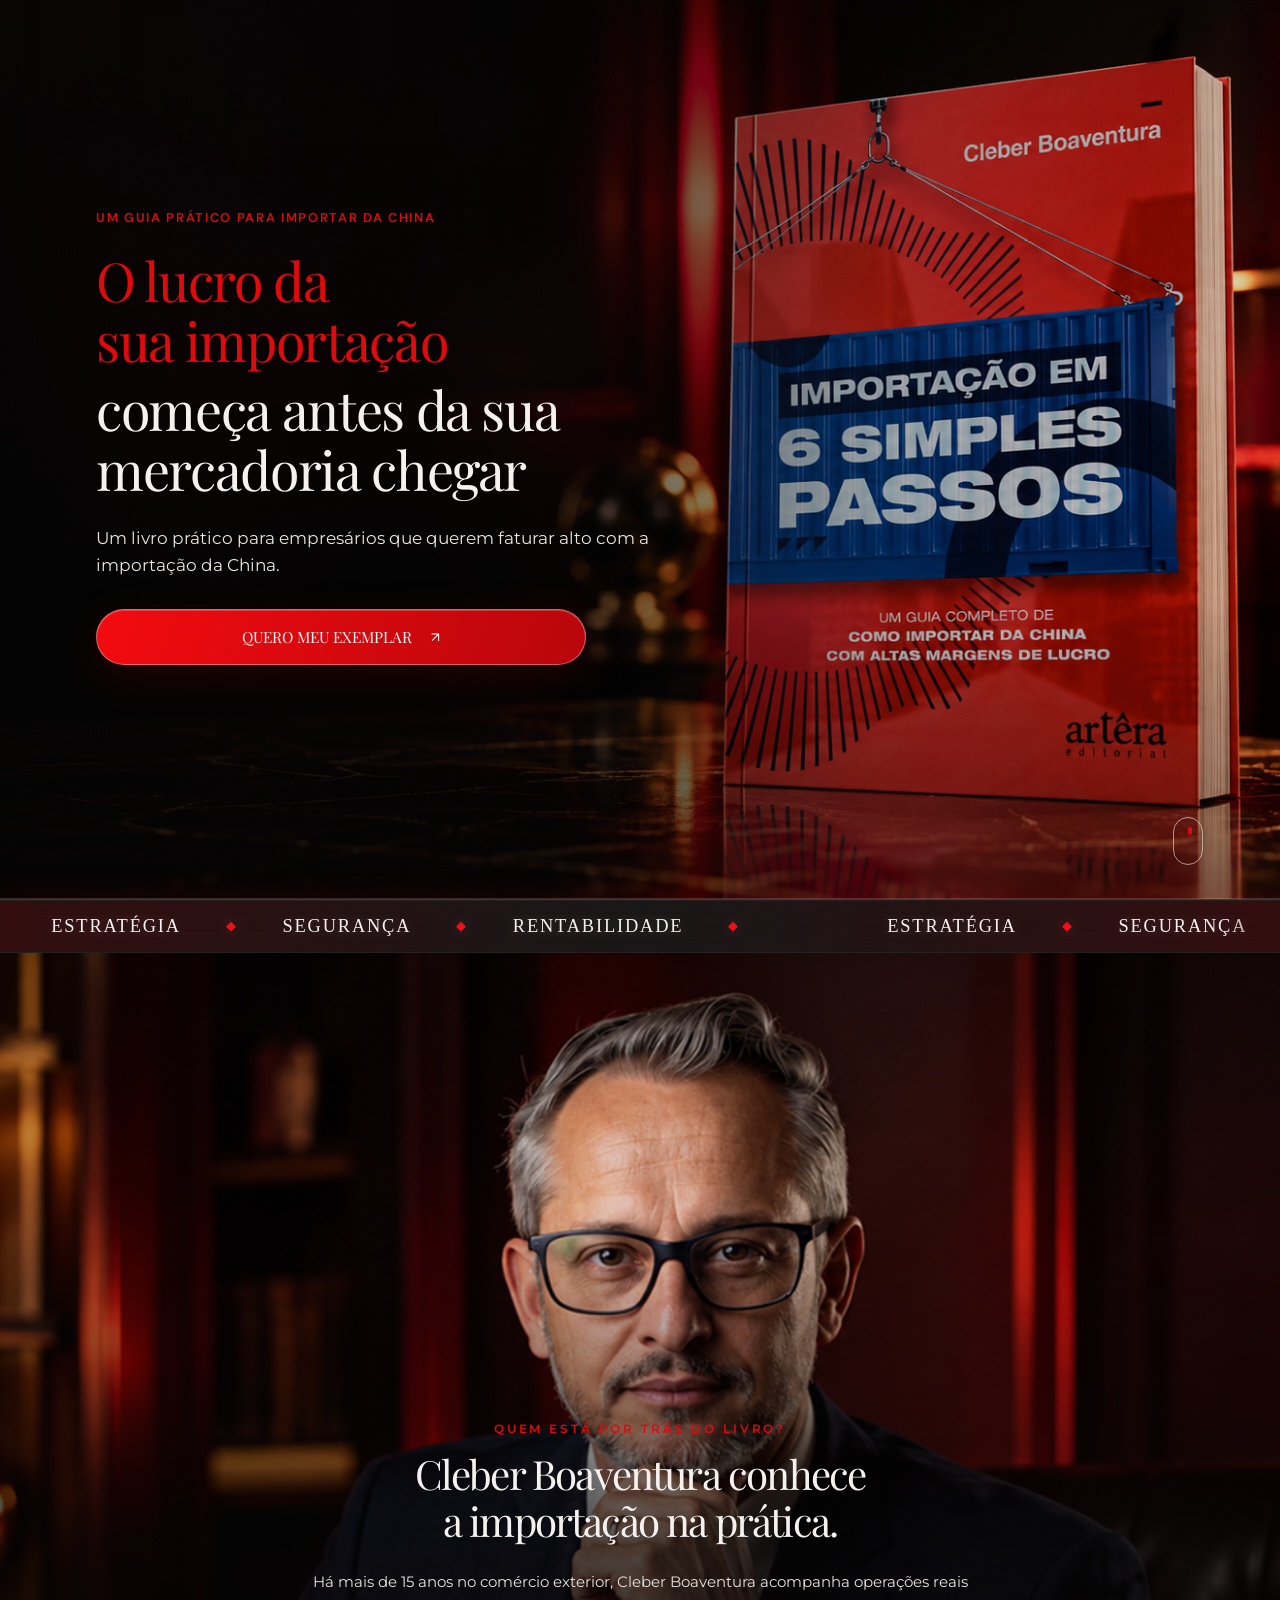
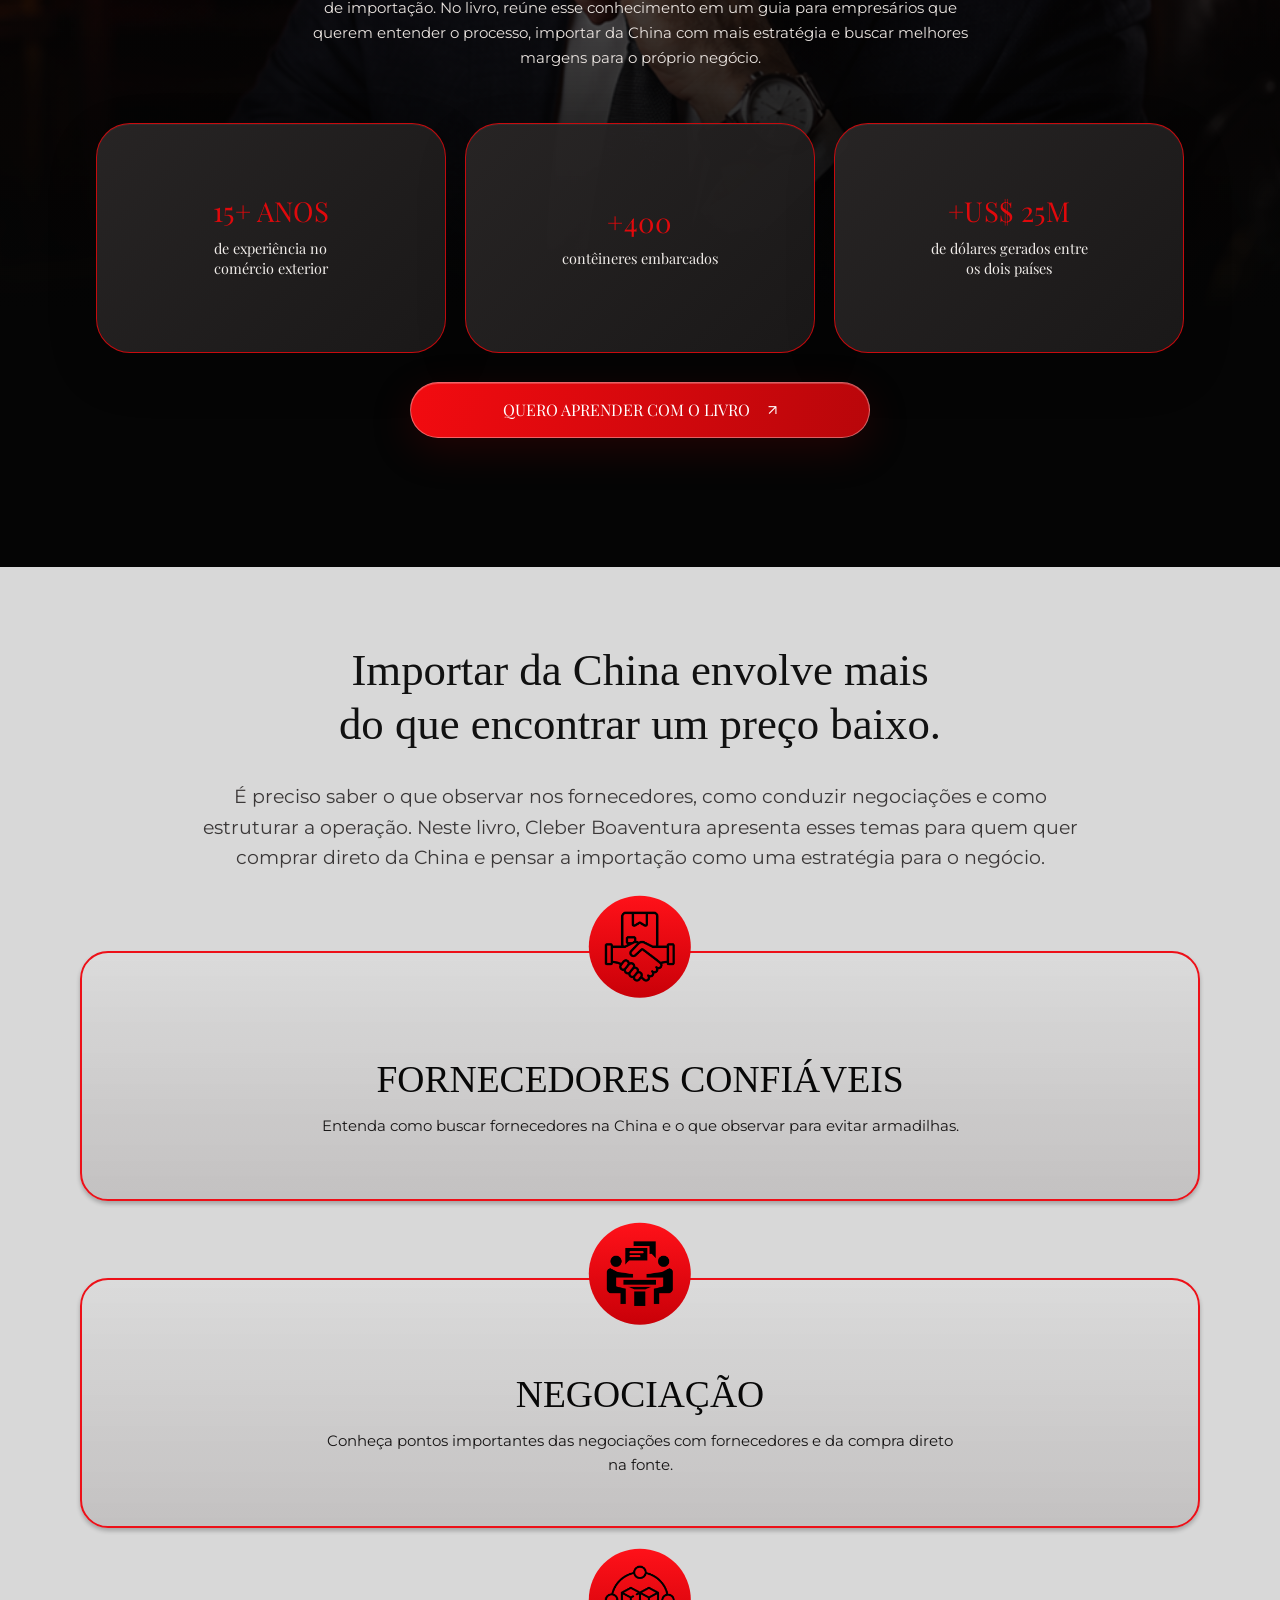
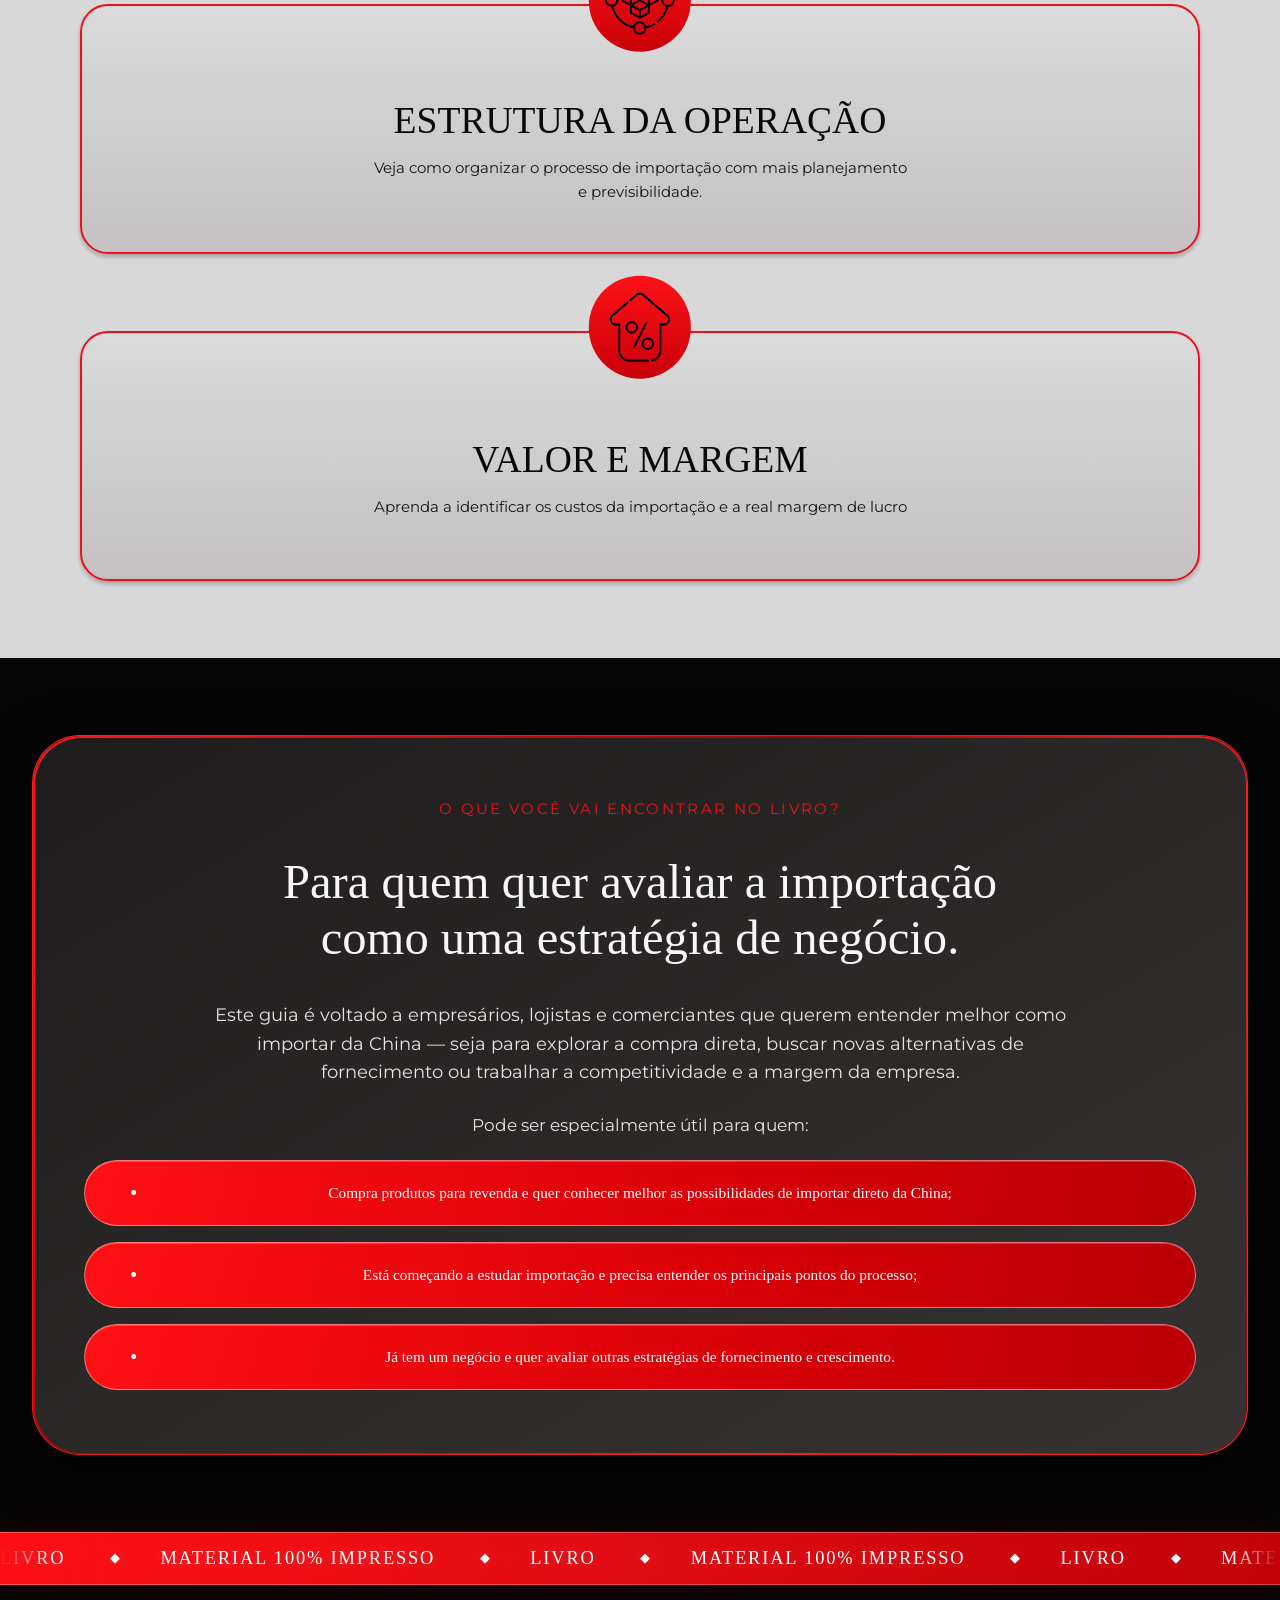
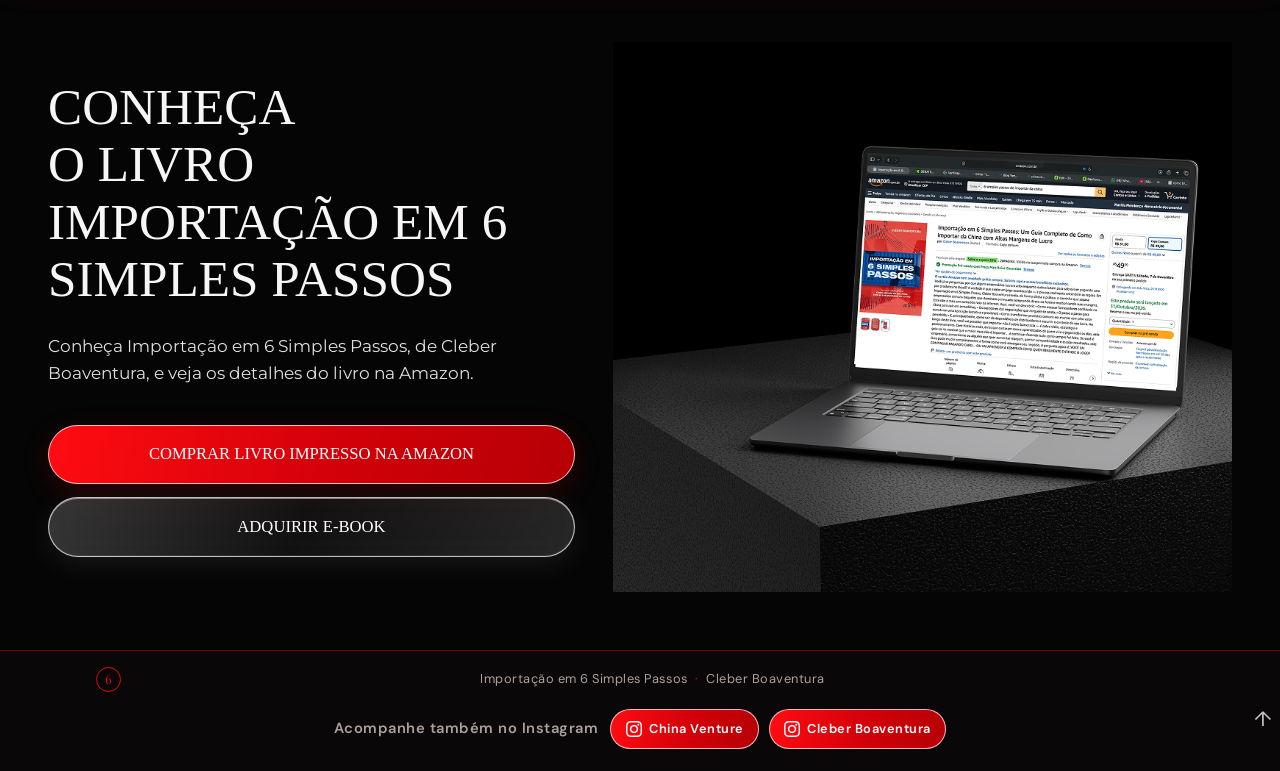
<file: docs/index.html>
<!doctype html>
<html lang="pt-BR">
  <head>
    <meta charset="utf-8" />
    <meta name="viewport" content="width=device-width, initial-scale=1" />
    <meta name="theme-color" content="#090707" />
    <meta name="description" content="Importação em 6 Simples Passos, de Cleber Boaventura: um guia para importar da China com estratégia e foco em margens de lucro." />
    <meta property="og:title" content="Importação em 6 Simples Passos | Cleber Boaventura" />
    <meta property="og:description" content="O lucro da sua importação começa antes de a mercadoria chegar." />
    <meta property="og:type" content="website" />
    <meta property="og:url" content="https://importacoesem6simplespassos.com.br/" />
    <meta property="og:image" content="https://importacoesem6simplespassos.com.br/assets/livro-importacao.png" />
    <link rel="canonical" href="https://importacoesem6simplespassos.com.br/" />
    <link rel="icon" href="data:image/svg+xml,%3Csvg xmlns='http://www.w3.org/2000/svg' viewBox='0 0 40 40'%3E%3Crect width='40' height='40' rx='8' fill='%23090707'/%3E%3Cpath d='M11 8h17a3 3 0 0 1 3 3v21H14a3 3 0 0 1-3-3z' fill='%23bc090d'/%3E%3Cpath d='M16 15h11M16 20h11M16 25h8' stroke='%23fff' stroke-width='2'/%3E%3C/svg%3E" />
    <link rel="stylesheet" href="style.css" />
    <link rel="preconnect" href="https://fonts.googleapis.com" />
    <link rel="preconnect" href="https://fonts.gstatic.com" crossorigin />
    <link href="https://fonts.googleapis.com/css2?family=Montserrat:wght@400;500;600&display=swap" rel="stylesheet" />
    <title>Importação em 6 Simples Passos | Cleber Boaventura</title>
    <style>
      html {
        scroll-behavior: smooth;
        scroll-padding-top: 2rem;
      }

      .hero__eyebrow {
        margin: 0 0 clamp(1.25rem, 2.3vw, 2rem);
        line-height: 1.5;
      }

      .hero__title {
        margin: 0;
        line-height: 1.1;
      }

      .hero__title-line {
        display: block;
      }

      .hero__title-line + .hero__title-line {
        margin-top: 0.12em;
      }

      .hero__description {
        max-width: 40rem;
        margin: clamp(1.5rem, 2.7vw, 2.5rem) 0 0;
        line-height: 1.55;
      }

      .hero__button {
        margin-top: clamp(1.75rem, 3vw, 2.75rem);
      }

      /* Terceira seção: conteúdo e cartões da referência enviada. */
      .curriculum {
        --curriculum-red: #ed1018;
        background: #d8d8d8;
        color: #111;
        padding: clamp(5rem, 9vw, 8rem) 1.5rem clamp(5rem, 9vw, 8rem);
      }

      .curriculum,
      .curriculum * {
        box-sizing: border-box;
      }

      .curriculum__content {
        width: min(100%, 1120px);
        margin-inline: auto;
        text-align: center;
      }

      .curriculum__title {
        max-width: 1080px;
        margin: 0 auto;
        color: #111;
        font-family: Georgia, "Times New Roman", serif;
        font-size: clamp(2.25rem, 4.5vw, 3.45rem);
        font-weight: 400;
        line-height: 1.16;
        text-wrap: balance;
      }

      .curriculum__intro {
        max-width: 1040px;
        margin: clamp(1.5rem, 3vw, 2.5rem) auto 0;
        color: #3b3838;
        font-family: Georgia, "Times New Roman", serif;
        font-size: clamp(1.2rem, 2.1vw, 1.8rem);
        line-height: 1.5;
        text-wrap: pretty;
      }

      .service-list {
        display: grid;
        gap: clamp(4.5rem, 6vw, 4.75rem);
        margin-top: clamp(6.5rem, 9vw, 7.5rem);
      }

      .curriculum .service-card {
        position: relative;
        display: flex;
        min-height: 294px;
        flex-direction: column;
        align-items: center;
        justify-content: center;
        margin: 0;
        padding: 5rem clamp(1rem, 4vw, 3rem) 2.25rem;
        border: 2px solid var(--curriculum-red);
        border-radius: 28px;
        background: linear-gradient(180deg, rgba(255, 255, 255, 0.08), rgba(70, 55, 55, 0.14));
        box-shadow: 0 3px 4px rgba(0, 0, 0, 0.24);
        color: #111;
        text-align: center;
      }

      .service-card__icon {
        position: absolute;
        top: 0;
        left: 50%;
        display: grid;
        width: 120px;
        aspect-ratio: 1;
        place-items: center;
        border-radius: 50%;
        background: linear-gradient(180deg, #ff1119 0%, #c90008 100%);
        transform: translate(-50%, -56%);
      }

      .service-card__icon img {
        display: block;
        width: 68%;
        height: 68%;
        object-fit: contain;
      }

      .curriculum .service-card h3 {
        margin: 0;
        color: #080808;
        font-family: Georgia, "Times New Roman", serif;
        font-size: clamp(2rem, 4.6vw, 3.6rem);
        font-weight: 400;
        line-height: 1.08;
        text-transform: uppercase;
        text-wrap: balance;
      }

      .curriculum .service-card p {
        max-width: 980px;
        margin: 1rem auto 0;
        color: #171515;
        font-family: "Montserrat", Arial, sans-serif;
        font-size: clamp(1.2rem, 2.25vw, 1.85rem);
        line-height: 1.28;
        text-wrap: pretty;
      }

      .hero__description,
      .author__intro,
      .curriculum__intro,
      .audience-panel__eyebrow,
      .audience-panel__copy,
      .audience-panel__lead,
      .amazon-cta__description {
        font-family: "Montserrat", Arial, sans-serif;
      }

      .author__content {
        padding-top: clamp(1.5rem, 3vw, 2.5rem);
      }

      .author__title {
        line-height: 1.14;
      }

      .author__content > .eyebrow {
        font-family: "Montserrat", Arial, sans-serif;
      }

      .author__intro {
        font-family: "Montserrat", Arial, sans-serif;
        margin-top: clamp(1.35rem, 2.5vw, 2rem);
        line-height: 1.6;
      }

      .book-marquee {
        --marquee-red: #ed1018;
        overflow: hidden;
        padding-block: 1.25rem;
        border-block: 1px solid rgba(255, 255, 255, 0.08);
        background: #100e0e;
        color: #f5f1f1;
      }

      .book-marquee--print {
        --marquee-red: #fff;
        padding-block: 1.1rem;
        border-color: rgba(255, 255, 255, 0.28);
        background: linear-gradient(100deg, #ff1015 0%, #d90008 58%, #b90006 100%);
        color: #fff;
      }

      .book-marquee--print .book-marquee__group {
        padding-inline: 0;
      }

      .book-marquee--print .book-marquee__group li {
        padding-right: clamp(1.25rem, 3vw, 2.5rem);
      }

      .book-marquee__viewport {
        overflow: hidden;
      }

      .book-marquee__track {
        display: flex;
        width: max-content;
        animation: book-marquee-scroll 30s linear infinite;
        will-change: transform;
      }

      .book-marquee__group {
        display: flex;
        flex: 0 0 auto;
        align-items: center;
        gap: 0;
        margin: 0;
        padding: 0 clamp(1.5rem, 4vw, 3.5rem);
        list-style: none;
      }

      .book-marquee__group li {
        display: inline-flex;
        align-items: center;
        padding-right: clamp(1.5rem, 3.5vw, 3rem);
        color: inherit;
        font-family: Georgia, "Times New Roman", serif;
        font-size: clamp(1.1rem, 2.2vw, 1.55rem);
        font-weight: 500;
        letter-spacing: 0.12em;
        line-height: 1.2;
        text-transform: uppercase;
        white-space: nowrap;
      }

      .book-marquee__group li::after {
        content: "◆";
        margin-left: clamp(1.5rem, 3.5vw, 3rem);
        color: var(--marquee-red);
        font-family: Arial, sans-serif;
        font-size: 0.72em;
      }

      .book-marquee:hover .book-marquee__track {
        animation-play-state: paused;
      }

      .audience-section {
        background: #050505;
        color: #f5f3f3;
        padding: clamp(4.5rem, 8vw, 7.5rem) clamp(1rem, 4vw, 3rem) clamp(5rem, 9vw, 8rem);
      }

      .audience-panel {
        --audience-neon: #ff1717;
        position: relative;
        isolation: isolate;
        width: min(100%, 1580px);
        margin-inline: auto;
        padding: clamp(3.5rem, 7vw, 6.75rem) clamp(1.25rem, 5.5vw, 4.5rem);
        border: 1.5px solid rgba(255, 35, 35, 0.75);
        border-radius: clamp(2.25rem, 5vw, 3rem);
        background:
          linear-gradient(150deg, #1e1c1c 0%, #373333 100%) padding-box,
          linear-gradient(130deg, #ff1717 0%, #8f0000 45%, #f22222 100%) border-box;
        color: #f5f3f3;
        text-align: center;
        box-shadow: 0 18px 60px rgba(0, 0, 0, 0.48);
      }

      .audience-panel::before {
        position: absolute;
        z-index: 0;
        inset: 0;
        padding: 1.5px;
        border-radius: inherit;
        background: linear-gradient(130deg, #ff1717 0%, #a60000 42%, #ff2424 72%, #8f0000 100%);
        content: "";
        pointer-events: none;
        -webkit-mask: linear-gradient(#fff 0 0) content-box, linear-gradient(#fff 0 0);
        -webkit-mask-composite: xor;
        mask-composite: exclude;
        animation: audience-outline-flicker 3s linear infinite;
      }

      .audience-panel__content {
        position: relative;
        z-index: 1;
      }

      .audience-panel.reveal {
        opacity: 0;
        transform: translateY(4.5rem);
        filter: blur(14px);
        transition:
          opacity 1s ease,
          transform 1s cubic-bezier(0.2, 0.7, 0.2, 1),
          filter 1s ease;
      }

      .audience-panel.reveal.is-visible {
        opacity: 1;
        transform: translateY(0);
        filter: blur(0);
      }

      .audience-panel__eyebrow {
        margin: 0 0 clamp(2rem, 4vw, 3.5rem);
        color: #ed1118;
        font-family: "Montserrat", Arial, sans-serif;
        font-size: clamp(0.85rem, 1.8vw, 1.35rem);
        letter-spacing: 0.16em;
        line-height: 1.3;
        text-transform: uppercase;
      }

      .audience-panel__title {
        max-width: 1320px;
        margin: 0 auto;
        color: #f7f5f5;
        font-family: Georgia, "Times New Roman", serif;
        font-size: clamp(2.4rem, 4.7vw, 4.35rem);
        font-weight: 400;
        line-height: 1.08;
        text-wrap: balance;
      }

      .audience-panel__copy {
        max-width: 1320px;
        margin: clamp(2rem, 3.6vw, 3.25rem) auto 0;
        color: #e7e3e3;
        font-family: "Montserrat", Arial, sans-serif;
        font-size: clamp(1.1rem, 2vw, 1.8rem);
        line-height: 1.4;
        text-wrap: pretty;
      }

      .audience-panel__lead {
        margin: 0 auto clamp(2rem, 3.5vw, 3rem);
        color: #e7e3e3;
        font-family: "Montserrat", Arial, sans-serif;
        font-size: clamp(1.1rem, 2vw, 1.8rem);
        line-height: 1.3;
      }

      .audience-panel__list {
        display: grid;
        gap: clamp(1rem, 1.8vw, 1.45rem);
        width: min(100%, 1320px);
        margin: 0 auto;
        padding: 0;
        list-style: none;
      }

      .audience-panel__list li {
        position: relative;
        display: flex;
        min-height: clamp(76px, 7.2vw, 116px);
        align-items: center;
        justify-content: center;
        padding: 1rem clamp(3.25rem, 7vw, 6rem);
        border: 1px solid rgba(255, 225, 225, 0.5);
        border-radius: 999px;
        background: linear-gradient(105deg, #ff1015 0%, #d90008 58%, #b90006 100%);
        box-shadow: inset 0 1px 0 rgba(255, 255, 255, 0.22);
        color: #fff;
        font-family: Georgia, "Times New Roman", serif;
        font-size: clamp(1.1rem, 2vw, 1.8rem);
        line-height: 1.28;
        text-align: center;
        text-wrap: pretty;
      }

      .audience-panel__list li::before {
        position: absolute;
        left: clamp(1.25rem, 3.5vw, 3rem);
        color: #fff;
        content: "•";
        font-size: 1.35em;
        line-height: 1;
      }

      .amazon-cta {
        scroll-margin-top: 1rem;
        overflow: hidden;
        background: #050505;
        color: #f7f5f5;
        padding: clamp(2rem, 5vw, 4rem) clamp(1.5rem, 4vw, 3.5rem) clamp(3rem, 7vw, 6rem);
      }

      .amazon-cta__inner {
        display: grid;
        grid-template-columns: minmax(0, 0.92fr) minmax(0, 1.08fr);
        align-items: center;
        gap: clamp(1rem, 3vw, 3.5rem);
        width: min(100%, 1700px);
        margin-inline: auto;
      }

      .amazon-cta__content {
        position: relative;
        z-index: 1;
      }

      .amazon-cta__title {
        margin: 0;
        color: #f7f5f5;
        font-family: Georgia, "Times New Roman", serif;
        font-size: clamp(2.55rem, 5.1vw, 4.7rem);
        font-weight: 400;
        line-height: 1.08;
        text-transform: uppercase;
        text-wrap: balance;
      }

      .amazon-cta__description {
        max-width: 700px;
        margin: clamp(1.75rem, 2.8vw, 2.5rem) 0 0;
        color: #e2dfdf;
        font-family: "Montserrat", Arial, sans-serif;
        font-size: clamp(1.15rem, 1.9vw, 1.7rem);
        line-height: 1.5;
      }

      .amazon-cta__button {
        display: flex;
        width: min(100%, 700px);
        min-height: clamp(4.75rem, 7vw, 7.25rem);
        align-items: center;
        justify-content: center;
        margin-top: clamp(2.5rem, 5vw, 4.75rem);
        padding: 1rem 1.5rem;
        border: 1px solid rgba(255, 230, 230, 0.8);
        border-radius: 999px;
        background: linear-gradient(100deg, #ff0c12 0%, #d00008 58%, #b60006 100%);
        box-shadow: 0 8px 28px rgba(205, 0, 8, 0.2);
        color: #fff;
        font-family: Georgia, "Times New Roman", serif;
        font-size: clamp(1.4rem, 2.8vw, 2.5rem);
        line-height: 1.1;
        text-align: center;
        text-decoration: none;
        text-transform: uppercase;
        transition: transform 220ms ease, box-shadow 220ms ease;
      }

      .amazon-cta__actions {
        display: flex;
        flex-direction: column;
        align-items: stretch;
        gap: 1rem;
        width: min(100%, 700px);
        margin-top: clamp(2.5rem, 5vw, 4.75rem);
      }

      .amazon-cta__actions .amazon-cta__button {
        flex: none;
        width: 100%;
        min-width: 0;
        min-height: clamp(4.25rem, 5.4vw, 5.5rem);
        margin-top: 0;
        padding-inline: 1rem;
        font-size: clamp(1.05rem, 1.8vw, 1.5rem);
        line-height: 1.2;
        white-space: normal;
      }

      .amazon-cta__button--ebook {
        border-color: rgba(255, 255, 255, 0.72);
        background: linear-gradient(110deg, rgba(255, 255, 255, 0.2), rgba(255, 255, 255, 0.055) 48%, rgba(255, 255, 255, 0.14));
        box-shadow: inset 0 1px 0 rgba(255, 255, 255, 0.45), inset 0 -1px 0 rgba(255, 255, 255, 0.08), 0 8px 28px rgba(255, 255, 255, 0.08);
        -webkit-backdrop-filter: blur(18px);
        backdrop-filter: blur(18px);
      }

      .amazon-cta__button--ebook:hover {
        background: linear-gradient(110deg, rgba(255, 255, 255, 0.28), rgba(255, 255, 255, 0.1) 48%, rgba(255, 255, 255, 0.2));
        box-shadow: inset 0 1px 0 rgba(255, 255, 255, 0.55), inset 0 -1px 0 rgba(255, 255, 255, 0.12), 0 10px 34px rgba(255, 255, 255, 0.14);
      }

      .ebook-checkout-hint {
        margin: 0.75rem 0 0;
        color: #d7d2d2;
        font-family: "Montserrat", Arial, sans-serif;
        font-size: 0.85rem;
        line-height: 1.4;
      }

      .ebook-checkout-hint:empty {
        display: none;
      }

      .amazon-cta__button:hover {
        transform: translateY(-3px);
        box-shadow: 0 10px 34px rgba(255, 0, 8, 0.34);
      }

      .amazon-cta__button:focus-visible {
        outline: 3px solid #fff;
        outline-offset: 5px;
      }

      .amazon-cta__visual {
        min-width: 0;
      }

      .amazon-cta__visual img {
        display: block;
        width: min(100%, 900px);
        height: auto;
        margin-inline: auto;
        object-fit: contain;
      }

      .amazon-cta__visual.reveal {
        opacity: 0;
        transform: translateY(3.5rem);
        filter: blur(12px);
        transition:
          opacity 1s ease,
          transform 1s cubic-bezier(0.2, 0.7, 0.2, 1),
          filter 1s ease;
      }

      .amazon-cta__visual.reveal.is-visible {
        opacity: 1;
        transform: translateY(0);
        filter: blur(0);
      }

      @keyframes audience-outline-flicker {
        0%, 16%, 19%, 24%, 56%, 60%, 100% {
          opacity: 1;
          filter: drop-shadow(0 0 3px rgba(255, 23, 23, 0.9)) drop-shadow(0 0 10px rgba(255, 0, 0, 0.55));
        }

        17%, 21%, 58% {
          opacity: 0.52;
          filter: drop-shadow(0 0 1px rgba(255, 23, 23, 0.55));
        }
      }

      @keyframes book-marquee-scroll {
        to {
          transform: translateX(-50%);
        }
      }

      @media (max-width: 640px) {
        .curriculum {
          padding: 4.5rem 1rem 5rem;
        }

        .curriculum__title {
          font-size: clamp(2rem, 8vw, 2.65rem);
        }

        .curriculum__intro {
          margin-top: 1.5rem;
          font-size: 1.15rem;
          line-height: 1.5;
        }

        .service-list {
          gap: 4rem;
          margin-top: 5.5rem;
        }

        .curriculum .service-card {
          min-height: 245px;
          padding: 4.1rem 1rem 1.75rem;
          border-radius: 22px;
        }

        .service-card__icon {
          width: 92px;
        }

        .curriculum .service-card h3 {
          font-size: clamp(1.65rem, 7vw, 2.3rem);
        }

        .curriculum .service-card p {
          margin-top: 0.8rem;
          font-size: 1.08rem;
          line-height: 1.35;
        }
      }

      @media (max-width: 760px) {
        .audience-section {
          padding: 3.5rem 1rem 4.5rem;
        }

        .audience-panel {
          padding: 3rem 1.1rem 3.5rem;
          border-radius: 2.55rem;
        }

        .audience-panel__eyebrow {
          margin-bottom: 1.4rem;
          font-size: 0.68rem;
          letter-spacing: 0.13em;
        }

        .audience-panel__title {
          font-size: clamp(1.9rem, 8vw, 2.6rem);
          line-height: 1.08;
        }

        .audience-panel__copy {
          margin-top: 2.5rem;
          font-size: 0.98rem;
          line-height: 1.38;
        }

        .audience-panel__lead {
          margin-bottom: 1.5rem;
          font-size: 0.98rem;
        }

        .audience-panel__list {
          gap: 0.65rem;
        }

        .audience-panel__list li {
          min-height: 64px;
          padding: 0.8rem 1.65rem 0.8rem 2.15rem;
          font-size: 0.92rem;
          line-height: 1.22;
        }

        .audience-panel__list li::before {
          left: 0.85rem;
          font-size: 1.1em;
        }

        .audience-panel.reveal {
          transform: translateY(3rem);
          filter: blur(10px);
        }

        .audience-panel.reveal.is-visible {
          transform: translateY(0);
          filter: blur(0);
        }

        .amazon-cta {
          padding: 1.5rem 0 3.5rem;
        }

        .amazon-cta__inner {
          grid-template-columns: minmax(0, 1fr);
          gap: 0;
        }

        .amazon-cta__visual {
          grid-row: 1;
          width: calc(100% + 2rem);
          margin-inline: -1rem;
        }

        .amazon-cta__visual img {
          width: min(100%, 600px);
        }

        .amazon-cta__content {
          grid-row: 2;
          padding-inline: 1.5rem;
        }

        .amazon-cta__title {
          font-size: clamp(2.3rem, 9.3vw, 3rem);
          line-height: 1.08;
        }

        .amazon-cta__description {
          margin-top: 1.4rem;
          font-size: 1rem;
          line-height: 1.5;
        }

        .amazon-cta__button {
          width: 100%;
          min-height: 4.5rem;
          margin-top: 1.6rem;
          padding-inline: 1rem;
          font-size: clamp(1.3rem, 6vw, 1.7rem);
        }

        .amazon-cta__actions .amazon-cta__button {
          min-height: 4.5rem;
          padding: 0.9rem 1rem;
          font-size: clamp(1rem, 4.6vw, 1.35rem);
          white-space: normal;
        }
      }

      @media (prefers-reduced-motion: reduce) {
        html {
          scroll-behavior: auto;
        }
        .book-marquee__track {
          width: 100%;
          animation: none;
          will-change: auto;
        }

        .book-marquee__group {
          width: 100%;
          flex-wrap: wrap;
          justify-content: center;
          padding-inline: 1rem;
        }

        .book-marquee__group[aria-hidden="true"] {
          display: none;
        }

        .audience-panel.reveal,
        .audience-panel.reveal.is-visible {
          opacity: 1;
          transform: none;
          filter: none;
          transition: none;
        }

        .audience-panel::before {
          animation: none;
          filter: drop-shadow(0 0 4px rgba(255, 23, 23, 0.45));
        }

        .amazon-cta__visual.reveal,
        .amazon-cta__visual.reveal.is-visible {
          opacity: 1;
          transform: none;
          filter: none;
          transition: none;
        }

        .amazon-cta__button {
          transition: none;
        }
      }

      /* Tipografia e espaçamento mais confortáveis em toda a página. */
      body {
        font-size: 1rem;
        line-height: 1.55;
      }

      .hero__eyebrow {
        margin-bottom: clamp(1rem, 1.8vw, 1.5rem);
        font-size: clamp(0.72rem, 1vw, 0.9rem);
        letter-spacing: 0.13em;
      }

      .hero__title {
        max-width: 18ch;
        font-size: clamp(2.35rem, 4.2vw, 4.25rem);
        line-height: 1.12;
        letter-spacing: -0.025em;
      }

      .hero__title-line + .hero__title-line {
        margin-top: 0.16em;
      }

      .hero__description {
        max-width: 39rem;
        margin-top: clamp(1.25rem, 2vw, 1.8rem);
        font-size: clamp(1rem, 1.3vw, 1.18rem);
        line-height: 1.6;
      }

      .hero__button {
        min-height: 3.5rem;
        margin-top: clamp(1.5rem, 2.4vw, 2.1rem);
        padding: 0.95rem 1.4rem;
        font-size: clamp(0.95rem, 1.2vw, 1.08rem);
      }

      .author__content {
        padding-top: clamp(1.25rem, 2.5vw, 2rem);
      }

      .author__title {
        max-width: 24ch;
        font-size: clamp(1.9rem, 3.15vw, 3rem);
        line-height: 1.16;
      }

      .author__intro {
        max-width: 66ch;
        margin-top: clamp(1.1rem, 2vw, 1.6rem);
        font-size: clamp(0.96rem, 1.2vw, 1.12rem);
        line-height: 1.65;
      }

      .stats {
        gap: clamp(0.65rem, 1.5vw, 1.25rem);
        margin-top: clamp(1.5rem, 2.5vw, 2.25rem);
      }

      .stat-card {
        padding: clamp(0.85rem, 1.5vw, 1.3rem);
      }

      .stat-card__value {
        font-size: clamp(1.4rem, 2.15vw, 2.05rem);
      }

      .stat-card p {
        font-size: clamp(0.9rem, 1.05vw, 1.05rem);
        line-height: 1.45;
      }

      .author__button {
        min-height: 3.4rem;
        margin-top: clamp(1.4rem, 2.3vw, 2rem);
        padding: 0.9rem 1.35rem;
        font-size: 1rem;
      }

      .curriculum {
        padding: clamp(3.5rem, 6vw, 5.5rem) 1.5rem;
      }

      .curriculum__title {
        max-width: 30ch;
        font-size: clamp(1.9rem, 3.6vw, 2.8rem);
        line-height: 1.2;
      }

      .curriculum__intro {
        max-width: 68ch;
        margin-top: clamp(1.25rem, 2.4vw, 1.9rem);
        font-size: clamp(1rem, 1.45vw, 1.2rem);
        line-height: 1.65;
      }

      .service-list {
        gap: clamp(3rem, 4vw, 3.75rem);
        margin-top: clamp(4rem, 6vw, 5.25rem);
      }

      .curriculum .service-card {
        min-height: 250px;
        padding: 4.5rem clamp(1rem, 3vw, 2.25rem) 1.75rem;
      }

      .service-card__icon {
        width: clamp(88px, 8vw, 108px);
      }

      .curriculum .service-card h3 {
        font-size: clamp(1.55rem, 3vw, 2.35rem);
        line-height: 1.16;
      }

      .curriculum .service-card p {
        max-width: 64ch;
        margin-top: 0.8rem;
        font-size: clamp(0.96rem, 1.2vw, 1.1rem);
        line-height: 1.55;
      }

      .book-marquee {
        padding-block: 0.9rem;
      }

      .book-marquee__group li {
        font-size: clamp(0.85rem, 1.45vw, 1.15rem);
        letter-spacing: 0.1em;
      }

      .audience-section {
        padding: clamp(3.25rem, 6vw, 5.5rem) clamp(1rem, 3vw, 2rem);
      }

      .audience-panel {
        padding: clamp(2.75rem, 5vw, 4.5rem) clamp(1.25rem, 4vw, 3.5rem);
      }

      .audience-panel__eyebrow {
        margin-bottom: clamp(1.5rem, 2.7vw, 2.3rem);
        font-size: clamp(0.75rem, 1.15vw, 1rem);
      }

      .audience-panel__title {
        max-width: 34ch;
        font-size: clamp(2rem, 3.8vw, 3.35rem);
        line-height: 1.16;
      }

      .audience-panel__copy {
        max-width: 72ch;
        margin-top: clamp(1.5rem, 2.7vw, 2.25rem);
        font-size: clamp(0.98rem, 1.4vw, 1.2rem);
        line-height: 1.6;
      }

      .audience-panel__lead {
        margin-top: clamp(1.25rem, 2vw, 1.7rem);
        margin-bottom: 1.4rem;
        font-size: clamp(0.98rem, 1.3vw, 1.15rem);
        line-height: 1.5;
      }

      .audience-panel__list {
        gap: clamp(0.7rem, 1.2vw, 1rem);
      }

      .audience-panel__list li {
        min-height: clamp(64px, 5.2vw, 88px);
        padding: 0.85rem clamp(3rem, 5vw, 4.5rem);
        font-size: clamp(0.95rem, 1.2vw, 1.1rem);
        line-height: 1.45;
      }

      .amazon-cta {
        padding: clamp(2.5rem, 4.5vw, 4rem) clamp(1.25rem, 4vw, 3rem);
      }

      .amazon-cta__inner {
        gap: clamp(1.5rem, 3vw, 2.75rem);
      }

      .amazon-cta__title {
        max-width: 18ch;
        font-size: clamp(2.1rem, 4vw, 3.55rem);
        line-height: 1.12;
      }

      .amazon-cta__description {
        max-width: 56ch;
        margin-top: clamp(1.25rem, 2vw, 1.8rem);
        font-size: clamp(1rem, 1.3vw, 1.18rem);
        line-height: 1.6;
      }

      .amazon-cta__actions {
        gap: 0.85rem;
        margin-top: clamp(1.75rem, 3vw, 2.5rem);
      }

      .amazon-cta__actions .amazon-cta__button {
        min-height: clamp(3.7rem, 4.5vw, 4.4rem);
        font-size: clamp(0.98rem, 1.3vw, 1.15rem);
      }

      @media (max-width: 760px) {
        .hero__title {
          max-width: 16ch;
          font-size: clamp(2rem, 8.2vw, 2.7rem);
          line-height: 1.13;
        }

        .hero__description {
          max-width: 34ch;
          margin-top: 1.2rem;
          font-size: 1rem;
          line-height: 1.55;
        }

        .author__title {
          max-width: 22ch;
          font-size: clamp(1.8rem, 7vw, 2.5rem);
        }

        .author__intro {
          margin-top: 1rem;
          font-size: 0.96rem;
          line-height: 1.6;
        }

        .stat-card {
          padding: 0.8rem 0.6rem;
        }

        .stat-card__value {
          font-size: clamp(1.2rem, 5vw, 1.7rem);
        }

        .stat-card p {
          font-size: 0.84rem;
          line-height: 1.4;
        }

        .curriculum {
          padding: 3.5rem 1rem 4rem;
        }

        .curriculum__title {
          font-size: clamp(1.75rem, 7.1vw, 2.3rem);
          line-height: 1.18;
        }

        .curriculum__intro {
          margin-top: 1.25rem;
          font-size: 0.98rem;
          line-height: 1.6;
        }

        .service-list {
          gap: 3.25rem;
          margin-top: 4.5rem;
        }

        .curriculum .service-card {
          min-height: 220px;
          padding: 4rem 1rem 1.5rem;
        }

        .service-card__icon {
          width: 86px;
        }

        .curriculum .service-card h3 {
          font-size: clamp(1.45rem, 6vw, 1.95rem);
        }

        .curriculum .service-card p {
          margin-top: 0.7rem;
          font-size: 0.94rem;
          line-height: 1.5;
        }

        .audience-section {
          padding: 3.25rem 1rem 4rem;
        }

        .audience-panel {
          padding: 2.5rem 1.1rem 3rem;
        }

        .audience-panel__eyebrow {
          margin-bottom: 1.25rem;
          font-size: 0.72rem;
          line-height: 1.5;
        }

        .audience-panel__title {
          font-size: clamp(1.7rem, 7.2vw, 2.25rem);
          line-height: 1.16;
        }

        .audience-panel__copy {
          margin-top: 1.5rem;
          font-size: 0.94rem;
          line-height: 1.6;
        }

        .audience-panel__lead {
          margin-top: 1.2rem;
          margin-bottom: 1rem;
          font-size: 0.94rem;
        }

        .audience-panel__list {
          gap: 0.65rem;
        }

        .audience-panel__list li {
          min-height: 58px;
          padding: 0.75rem 1rem 0.75rem 2rem;
          font-size: 0.88rem;
          line-height: 1.45;
        }

        .audience-panel__list li::before {
          left: 0.7rem;
        }

        .amazon-cta {
          padding: 1.25rem 0 3rem;
        }

        .amazon-cta__title {
          font-size: clamp(1.9rem, 8vw, 2.45rem);
          line-height: 1.14;
        }

        .amazon-cta__description {
          margin-top: 1.1rem;
          font-size: 0.96rem;
          line-height: 1.55;
        }

        .amazon-cta__actions {
          margin-top: 1.6rem;
          gap: 0.75rem;
        }

        .amazon-cta__actions .amazon-cta__button {
          min-height: 3.7rem;
          padding: 0.85rem 0.9rem;
          font-size: 0.98rem;
          line-height: 1.3;
        }
      }

      @media (max-width: 380px) {
        .hero__title {
          font-size: clamp(1.8rem, 8vw, 2.1rem);
        }

        .amazon-cta__actions .amazon-cta__button {
          font-size: 0.9rem;
        }
      }

      /* Faixas contínuas, com brilho desfocado e preenchimento até as bordas. */
      .book-marquee {
        position: relative;
        isolation: isolate;
        width: 100%;
        box-shadow: 0 0 2rem rgba(237, 16, 24, 0.14);
      }

      .book-marquee::before {
        position: absolute;
        z-index: 0;
        inset: 0;
        background: linear-gradient(90deg, rgba(237, 16, 24, 0.16), rgba(255, 255, 255, 0.04) 50%, rgba(237, 16, 24, 0.16));
        content: "";
        pointer-events: none;
        -webkit-backdrop-filter: blur(14px);
        backdrop-filter: blur(14px);
      }

      .book-marquee__viewport {
        position: relative;
        z-index: 1;
        width: 100%;
        -webkit-mask-image: linear-gradient(90deg, transparent 0, #000 4%, #000 96%, transparent 100%);
        mask-image: linear-gradient(90deg, transparent 0, #000 4%, #000 96%, transparent 100%);
      }

      .book-marquee__track {
        animation-duration: var(--marquee-duration, 30s);
        filter: drop-shadow(0 0 0.45rem rgba(255, 255, 255, 0.16));
      }

      @keyframes book-marquee-scroll {
        to {
          transform: translateX(var(--marquee-distance, -50%));
        }
      }

      .author__content,
      .author__content > .eyebrow,
      .author__title,
      .author__intro {
        text-align: center;
      }

      .author__title,
      .author__intro {
        margin-left: auto;
        margin-right: auto;
      }

      .service-list {
        row-gap: clamp(4rem, 6vw, 5.5rem);
      }

      .site-footer {
        display: grid;
        grid-template-columns: auto minmax(0, 1fr) auto;
        align-items: center;
        gap: 0.75rem 1rem;
      }

      .site-footer__mark {
        grid-column: 1;
        grid-row: 1;
      }

      .site-footer > p {
        grid-column: 2;
        grid-row: 1;
        min-width: 0;
        margin: 0;
        line-height: 1.25;
      }

      .site-footer > .back-to-top {
        grid-column: 3;
        grid-row: 1;
      }

      .site-footer__instagram {
        display: flex;
        flex: 1 0 100%;
        grid-column: 1 / -1;
        align-items: center;
        justify-content: center;
        flex-wrap: wrap;
        gap: 0.75rem;
        width: 100%;
        margin: 0.35rem auto;
        text-align: center;
      }

      .site-footer__instagram-title {
        margin: 0;
        font-size: clamp(0.72rem, 1.3vw, 0.92rem);
        font-weight: 600;
        line-height: 1.2;
        white-space: nowrap;
      }

      .site-footer__instagram-buttons {
        display: flex;
        flex-wrap: nowrap;
        justify-content: center;
        gap: 0.6rem;
        width: auto;
      }

      .site-footer__instagram-button {
        display: inline-flex;
        min-height: 2.5rem;
        align-items: center;
        justify-content: center;
        gap: 0.45rem;
        padding: 0.55rem 0.9rem;
        border: 1px solid rgba(255, 255, 255, 0.7);
        border-radius: 999px;
        background: linear-gradient(100deg, #ff0c12 0%, #d00008 58%, #b60006 100%);
        color: #fff;
        font-size: clamp(0.7rem, 1vw, 0.84rem);
        font-weight: 600;
        line-height: 1.25;
        text-align: center;
        text-decoration: none;
        white-space: nowrap;
        transition: transform 180ms ease, box-shadow 180ms ease;
      }

      .site-footer__instagram-button img {
        display: block;
        width: 1rem;
        height: 1rem;
        flex: 0 0 auto;
        object-fit: contain;
        filter: brightness(0) invert(1);
      }

      .site-footer__instagram-button:hover {
        transform: translateY(-2px);
        box-shadow: 0 6px 20px rgba(205, 0, 8, 0.32);
      }

      .site-footer__instagram-button:focus-visible {
        outline: 3px solid currentColor;
        outline-offset: 4px;
      }

      @media (max-width: 520px) {
        .site-footer {
          display: grid;
          grid-template-columns: auto minmax(0, 1fr) auto;
          align-items: center;
          gap: 0.5rem;
        }

        .site-footer__mark {
          grid-column: 1;
          grid-row: 1;
        }

        .site-footer > p {
          grid-column: 2;
          grid-row: 1;
          min-width: 0;
          margin: 0;
          font-size: 0.7rem;
          line-height: 1.2;
          text-align: center;
        }

        .site-footer > .back-to-top {
          grid-column: 3;
          grid-row: 1;
        }

        .site-footer__instagram-buttons {
          gap: 0.4rem;
          width: 100%;
        }

        .site-footer__instagram-button {
          min-width: 0;
          min-height: 2.35rem;
          gap: 0.3rem;
          padding: 0.5rem 0.45rem;
          font-size: 0.68rem;
        }

        .site-footer__instagram-button img {
          width: 0.9rem;
          height: 0.9rem;
        }
      }

      @media (prefers-reduced-motion: reduce) {
        html {
          scroll-behavior: auto;
        }

        .book-marquee::before {
          -webkit-backdrop-filter: none;
          backdrop-filter: none;
        }

        .book-marquee__viewport {
          -webkit-mask-image: none;
          mask-image: none;
        }

        .book-marquee__track {
          filter: none;
        }

        .site-footer__instagram-button {
          transition: none;
        }
      }
    </style>
  </head>
  <body>
    <main id="topo">
      <section class="hero" aria-labelledby="hero-title">
        <div class="hero__backdrop" aria-hidden="true"></div>
        <div class="hero__content">
          <p class="hero__eyebrow reveal-on-load">Um guia prático para importar da China</p>
          <h1 id="hero-title" class="hero__title reveal-on-load reveal-on-load--second">
            <span class="accent hero__title-line">O lucro da sua importação</span>
            <span class="hero__title-line">começa antes da sua mercadoria chegar</span>
          </h1>
          <p class="hero__description reveal-on-load reveal-on-load--third">
            Um livro prático para empresários que querem faturar alto com a importação da China.
          </p>
          <a class="button hero__button reveal-on-load reveal-on-load--fourth" href="#comprar">
            Quero meu exemplar <span aria-hidden="true">↗</span>
          </a>
          <p class="checkout-hint" data-checkout-hint aria-live="polite"></p>
        </div>
        <div class="hero__bottomline" aria-hidden="true"></div>
        <a class="scroll-cue" href="#autor" aria-label="Conheça o autor">
          <span></span>
        </a>
      </section>

      <section class="book-marquee" aria-label="Três ideias centrais do livro">
        <div class="book-marquee__viewport">
          <div class="book-marquee__track">
            <ul class="book-marquee__group">
              <li>Estratégia</li>
              <li>Segurança</li>
              <li>Rentabilidade</li>
            </ul>
            <ul class="book-marquee__group" aria-hidden="true">
              <li>Estratégia</li>
              <li>Segurança</li>
              <li>Rentabilidade</li>
            </ul>
          </div>
        </div>
      </section>

      <section class="author" id="autor" aria-labelledby="author-title">
        <div class="author__photo" aria-hidden="true"></div>
        <div class="author__shade" aria-hidden="true"></div>
        <div class="author__content">
          <p class="eyebrow reveal">Quem está por trás do livro?</p>
          <h2 id="author-title" class="author__title reveal">
            Cleber Boaventura conhece<br class="desktop-break" /> a importação na prática.
          </h2>
          <p class="author__intro reveal">
            Há mais de 15 anos no comércio exterior, Cleber Boaventura acompanha operações reais de importação. No livro, reúne esse conhecimento em um guia para empresários que querem entender o processo, importar da China com mais estratégia e buscar melhores margens para o próprio negócio.
          </p>

          <div class="stats" aria-label="Experiência de Cleber Boaventura">
            <article class="stat-card reveal" style="--delay: 0ms">
              <span class="stat-card__value">15<span>+</span> anos</span>
              <p>de experiência no<br /> comércio exterior</p>
            </article>
            <article class="stat-card reveal" style="--delay: 150ms">
              <span class="stat-card__value">+400</span>
              <p>contêineres embarcados</p>
            </article>
            <article class="stat-card reveal" style="--delay: 300ms">
              <span class="stat-card__value">+US$ 25M</span>
              <p>de dólares gerados entre<br /> os dois países</p>
            </article>
          </div>
          <a class="button author__button reveal" href="#comprar">
            Quero aprender com o livro <span aria-hidden="true">↗</span>
          </a>
          <p class="checkout-hint" data-checkout-hint aria-live="polite"></p>
        </div>
      </section>

      <section class="curriculum" id="o-que-voce-vai-aprender" aria-labelledby="curriculum-title">
        <div class="curriculum__content">
          <h2 id="curriculum-title" class="curriculum__title reveal">
            Importar da China envolve mais do que encontrar um preço baixo.
          </h2>

          <p class="curriculum__intro reveal">
            É preciso saber o que observar nos fornecedores, como conduzir negociações
            e como estruturar a operação. Neste livro, Cleber Boaventura apresenta esses
            temas para quem quer comprar direto da China e pensar a importação como uma
            estratégia para o negócio.
          </p>

          <div class="service-list">
            <article class="service-card reveal" style="--delay: 0ms">
              <div class="service-card__icon" aria-hidden="true">
                <img src="assets/agreement.png" alt="" />
              </div>
              <h3>Fornecedores confiáveis</h3>
              <p>
                Entenda como buscar fornecedores na China e o que observar para evitar
                armadilhas.
              </p>
            </article>

            <article class="service-card reveal" style="--delay: 150ms">
              <div class="service-card__icon" aria-hidden="true">
                <img src="assets/negotiation.png" alt="" />
              </div>
              <h3>Negociação</h3>
              <p>
                Conheça pontos importantes das negociações com fornecedores e da compra
                direto na fonte.
              </p>
            </article>

            <article class="service-card reveal" style="--delay: 300ms">
              <div class="service-card__icon" aria-hidden="true">
                <img src="assets/blockchain.png" alt="" />
              </div>
              <h3>Estrutura da operação</h3>
              <p>
                Veja como organizar o processo de importação com mais planejamento e
                previsibilidade.
              </p>
            </article>

            <article class="service-card reveal" style="--delay: 450ms">
              <div class="service-card__icon" aria-hidden="true">
                <img src="assets/increase.png" alt="" />
              </div>
              <h3>Valor e margem</h3>
              <p>
                Aprenda a identificar os custos da importação e a real margem de lucro
              </p>
            </article>
          </div>
        </div>
      </section>

      <section class="audience-section" aria-labelledby="audience-title">
        <article class="audience-panel reveal">
          <div class="audience-panel__content">
            <p class="audience-panel__eyebrow">O que você vai encontrar no livro?</p>
            <h2 class="audience-panel__title" id="audience-title">
              Para quem quer avaliar a importação como uma estratégia de negócio.
            </h2>
            <p class="audience-panel__copy">
              Este guia é voltado a empresários, lojistas e comerciantes que querem entender
              melhor como importar da China — seja para explorar a compra direta, buscar novas
              alternativas de fornecimento ou trabalhar a competitividade e a margem da empresa.
            </p>
            <p class="audience-panel__lead">Pode ser especialmente útil para quem:</p>
            <ul class="audience-panel__list">
              <li>Compra produtos para revenda e quer conhecer melhor as possibilidades de importar direto da China;</li>
              <li>Está começando a estudar importação e precisa entender os principais pontos do processo;</li>
              <li>Já tem um negócio e quer avaliar outras estratégias de fornecimento e crescimento.</li>
            </ul>
          </div>
        </article>
      </section>

      <section class="book-marquee book-marquee--print" aria-label="Livro, material 100% impresso">
        <div class="book-marquee__viewport">
          <div class="book-marquee__track">
            <ul class="book-marquee__group">
              <li>Livro</li>
              <li>Material 100% impresso</li>
            </ul>
            <ul class="book-marquee__group" aria-hidden="true">
              <li>Livro</li>
              <li>Material 100% impresso</li>
            </ul>
          </div>
        </div>
      </section>

      <section class="amazon-cta" id="comprar" aria-labelledby="amazon-cta-title">
        <div class="amazon-cta__inner">
          <div class="amazon-cta__content">
            <h2 class="amazon-cta__title" id="amazon-cta-title">
              Conheça<br />o livro<br />Importação em 6 Simples Passos
            </h2>
            <p class="amazon-cta__description">
              Conheça Importação em 6 Simples Passos, de Cleber Boaventura, e veja os detalhes do livro na Amazon.
            </p>
            <div class="amazon-cta__actions">
              <a class="amazon-cta__button" href="https://www.amazon.com.br/s?k=Importa%C3%A7%C3%A3o+em+6+Simples+Passos+Cleber+Boaventura" data-checkout-link>
              Comprar livro impresso na Amazon
              </a>
              <a class="amazon-cta__button amazon-cta__button--ebook" href="https://pay.kiwify.com.br/vjJFZmx" data-ebook-checkout-link>
                Adquirir e-book
              </a>
            </div>
            <p class="ebook-checkout-hint" data-ebook-checkout-hint aria-live="polite"></p>
          </div>
          <div class="amazon-cta__visual reveal" aria-hidden="true">
            <img src="assets/Laptop Mockup 1.png" alt="" />
          </div>
        </div>
      </section>

      <footer class="site-footer">
        <span class="site-footer__mark" aria-hidden="true">6</span>
        <p>Importação em 6 Simples Passos <span>·</span> Cleber Boaventura</p>
        <div class="site-footer__instagram" aria-label="Perfis no Instagram">
          <p class="site-footer__instagram-title">Acompanhe também no Instagram</p>
          <div class="site-footer__instagram-buttons">
            <a
              class="site-footer__instagram-button"
              href="https://www.instagram.com/china_venture?vrfl=d2MzYWkyMW9tNG9j"
              target="_blank"
              rel="noopener noreferrer"
              aria-label="Instagram China Venture, abre em uma nova aba"
            >
              <img src="assets/instagram.png" alt="" aria-hidden="true" />
              China Venture
            </a>
            <a
              class="site-footer__instagram-button"
              href="https://www.instagram.com/cleberchinaventure?vrfl=MXJxdm0yaHR6dzA2eQ=="
              target="_blank"
              rel="noopener noreferrer"
              aria-label="Instagram de Cleber Boaventura, abre em uma nova aba"
            >
              <img src="assets/instagram.png" alt="" aria-hidden="true" />
              Cleber Boaventura
            </a>
          </div>
        </div>
        <a href="#topo" class="back-to-top" aria-label="Voltar ao início">↑</a>
      </footer>
    </main>
    <script>
      // Link de busca da edição impressa na Amazon.
      const CHECKOUT_URL = 'https://www.amazon.com.br/s?k=Importa%C3%A7%C3%A3o+em+6+Simples+Passos+Cleber+Boaventura';
      // Página de aquisição do e-book no site oficial da editora.
      const EBOOK_CHECKOUT_URL = 'https://pay.kiwify.com.br/vjJFZmx';

      const revealItems = document.querySelectorAll('.reveal');

      document.querySelectorAll('.book-marquee').forEach((marquee) => {
        const track = marquee.querySelector('.book-marquee__track');
        const template = track?.querySelector('.book-marquee__group');
        if (!track || !template) return;

        const fillMarquee = () => {
          // Measure an in-flow copy so every screen gets enough repeated text.
          const measuringGroup = template.cloneNode(true);
          track.replaceChildren(measuringGroup);
          const groupWidth = measuringGroup.getBoundingClientRect().width;
          if (!groupWidth) return;

          const groupsPerLoop = Math.max(2, Math.ceil(window.innerWidth / groupWidth) + 1);
          const groups = document.createDocumentFragment();

          for (let index = 0; index < groupsPerLoop * 2; index += 1) {
            const group = template.cloneNode(true);
            if (index === 0) group.removeAttribute('aria-hidden');
            else group.setAttribute('aria-hidden', 'true');
            groups.appendChild(group);
          }

          track.replaceChildren(groups);
          track.style.setProperty('--marquee-distance', `-${groupWidth * groupsPerLoop}px`);
        };

        fillMarquee();

        let marqueeResizeTimeout;
        window.addEventListener('resize', () => {
          window.clearTimeout(marqueeResizeTimeout);
          marqueeResizeTimeout = window.setTimeout(fillMarquee, 120);
        });
      });

      if ('IntersectionObserver' in window) {
        const revealObserver = new IntersectionObserver((entries, observer) => {
          entries.forEach((entry) => {
            if (!entry.isIntersecting) return;
            entry.target.classList.add('is-visible');
            observer.unobserve(entry.target);
          });
        }, { threshold: 0.16, rootMargin: '0px 0px -45px 0px' });

        revealItems.forEach((item) => revealObserver.observe(item));
      } else {
        revealItems.forEach((item) => item.classList.add('is-visible'));
      }

      document.querySelectorAll('[data-checkout-link]').forEach((link) => {
        const hint = link.parentElement.querySelector('[data-checkout-hint]');

        if (CHECKOUT_URL) {
          link.href = CHECKOUT_URL;
          link.target = '_blank';
          link.rel = 'noopener noreferrer';
          return;
        }

        link.addEventListener('click', (event) => {
          event.preventDefault();
          if (hint) hint.textContent = 'O link seguro de compra será ativado assim que o checkout for definido.';
        });
      });

      document.querySelectorAll('[data-ebook-checkout-link]').forEach((link) => {
        const hint = document.querySelector('[data-ebook-checkout-hint]');

        if (EBOOK_CHECKOUT_URL) {
          link.href = EBOOK_CHECKOUT_URL;
          link.target = '_blank';
          link.rel = 'noopener noreferrer';
          return;
        }

        link.addEventListener('click', (event) => {
          event.preventDefault();
          if (hint) hint.textContent = 'O link de compra do e-book será ativado assim que o endereço estiver configurado.';
        });
      });
    </script>
  </body>
</html>
</file>
<file: docs/style.css>
@import url('https://fonts.googleapis.com/css2?family=DM+Sans:wght@400;500;600;700&family=Playfair+Display:wght@400;500;600&display=swap');

:root {
  color-scheme: dark;
  --black: #090707;
  --red: #e0090c;
  --red-deep: #a6070a;
  --white: #f5f1ee;
  --muted: #d0c9c5;
  --serif: 'Playfair Display', Georgia, 'Times New Roman', serif;
  --sans: 'DM Sans', Arial, sans-serif;
}

* { box-sizing: border-box; }
html { scroll-behavior: smooth; background: var(--black); }
body { margin: 0; background: var(--black); color: var(--white); font-family: var(--sans); }
a { color: inherit; }

.hero {
  isolation: isolate;
  position: relative;
  display: flex;
  align-items: center;
  min-height: min(920px, 100svh);
  padding: clamp(5rem, 11vw, 9.5rem) max(7.5%, calc((100vw - 1440px) / 2));
  overflow: hidden;
  border-bottom: 1px solid rgba(224, 9, 12, .72);
  background: #090707;
}
.hero__backdrop {
  position: absolute;
  z-index: -2;
  inset: 0;
  background-image: url('assets/livro-importacao.png');
  background-size: cover;
  background-position: center;
  transform: scale(1.015);
  animation: backdrop-in 1.5s ease-out both;
}
.hero::before {
  content: '';
  position: absolute;
  z-index: -1;
  inset: 0;
  background:
    linear-gradient(90deg, rgba(5, 4, 4, .92) 0%, rgba(5, 4, 4, .82) 34%, rgba(5, 4, 4, .25) 69%, rgba(5, 4, 4, .05) 100%),
    linear-gradient(0deg, rgba(5, 4, 4, .34), transparent 34%, rgba(5, 4, 4, .14));
}
.hero__content { width: min(760px, 57%); padding-block: 4rem; }
.hero__eyebrow, .eyebrow {
  margin: 0 0 1rem;
  color: var(--red);
  font-size: .78rem;
  font-weight: 600;
  letter-spacing: .23em;
  line-height: 1.4;
  text-transform: uppercase;
}
.hero__title, .author__title {
  margin: 0;
  font-family: var(--serif);
  font-size: clamp(2.8rem, 5.1vw, 5.2rem);
  font-weight: 400;
  letter-spacing: -.045em;
  line-height: 1.08;
  text-wrap: balance;
}
.accent { color: var(--red); }
.hero__description {
  max-width: 630px;
  margin: 1.55rem 0 2.4rem;
  color: #ece6e1;
  font-family: var(--serif);
  font-size: clamp(1.15rem, 1.8vw, 1.6rem);
  line-height: 1.45;
}
.button {
  position: relative;
  display: inline-flex;
  min-height: 68px;
  align-items: center;
  justify-content: center;
  gap: 1.15rem;
  padding: 1rem 2rem;
  overflow: hidden;
  border: 1px solid rgba(255,255,255,.36);
  border-radius: 999px;
  background: linear-gradient(110deg, #f30b10, #b8060a);
  box-shadow: 0 12px 38px rgba(117, 0, 3, .25), inset 0 1px 0 rgba(255,255,255,.2);
  color: white;
  font-family: var(--serif);
  font-size: clamp(1.15rem, 2.05vw, 1.75rem);
  text-align: center;
  text-decoration: none;
  text-transform: uppercase;
  transition: transform .3s ease, box-shadow .3s ease, filter .3s ease;
}
.button::before {
  content: '';
  position: absolute;
  top: -80%;
  left: -45%;
  width: 28%;
  height: 260%;
  transform: rotate(24deg);
  background: linear-gradient(90deg, transparent, rgba(255,255,255,.34), transparent);
  transition: left .65s ease;
}
.button:hover { transform: translateY(-3px); box-shadow: 0 18px 42px rgba(224, 9, 12, .32); filter: brightness(1.08); }
.button:hover::before { left: 125%; }
.button span { font-family: var(--sans); font-size: .9em; }
.hero__button { min-width: min(100%, 490px); }
.checkout-hint { min-height: 1.2em; margin: .65rem 0 0; color: #f1c7c5; font-size: .8rem; }
.hero__bottomline { position: absolute; right: 0; bottom: 0; left: 0; height: 1px; background: rgba(255,255,255,.16); }
.scroll-cue { position: absolute; right: 6%; bottom: 2.1rem; width: 30px; height: 48px; border: 1px solid rgba(255,255,255,.55); border-radius: 30px; }
.scroll-cue span { position: absolute; top: 9px; left: 50%; width: 4px; height: 8px; border-radius: 4px; background: var(--red); animation: scroll-dot 1.6s ease-in-out infinite; }

.author {
  position: relative;
  isolation: isolate;
  min-height: 1040px;
  padding: clamp(23rem, 34vw, 35rem) 7.5% 6.5rem;
  overflow: hidden;
  background: #050505;
}
.author__photo, .author__shade { position: absolute; z-index: -2; inset: 0; }
.author__photo {
  background-image: url('assets/kleber-boaventura.png');
  background-position: center 34%;
  background-size: cover;
  transform: scale(1.02);
}
.author__shade {
  z-index: -1;
  background:
    linear-gradient(180deg, rgba(5,4,4,.04) 0%, rgba(5,4,4,.02) 23%, rgba(5,4,4,.66) 48%, #050505 79%),
    linear-gradient(90deg, rgba(5,4,4,.26), transparent 52%, rgba(5,4,4,.3));
}
.author__content { max-width: 1100px; margin: 0 auto; text-align: center; }
.author__content .eyebrow { margin-bottom: .8rem; }
.author__title { font-size: clamp(2.45rem, 4.15vw, 4.15rem); }
.author__intro {
  max-width: 990px;
  margin: 1.55rem auto 3.25rem;
  color: #e8e2de;
  font-family: var(--serif);
  font-size: clamp(1.1rem, 1.6vw, 1.43rem);
  line-height: 1.48;
  text-wrap: pretty;
}
.stats { display: grid; grid-template-columns: repeat(3, 1fr); gap: 1.15rem; }
.stat-card {
  --delay: 0ms;
  position: relative;
  display: flex;
  min-height: 230px;
  flex-direction: column;
  align-items: center;
  justify-content: center;
  padding: 1.8rem 1rem;
  overflow: hidden;
  border: 1px solid rgba(224, 9, 12, .88);
  border-radius: 34px;
  background: linear-gradient(135deg, rgba(42,39,39,.93), rgba(27,25,25,.96));
  box-shadow: 0 18px 48px rgba(0,0,0,.24), inset 0 1px 0 rgba(255,255,255,.05);
  text-align: center;
  transition: transform .7s cubic-bezier(.2,.75,.25,1), border-color .35s ease, box-shadow .35s ease;
}
.stat-card::after {
  content: '';
  position: absolute;
  top: -35%;
  left: -85%;
  width: 48%;
  height: 170%;
  transform: rotate(24deg);
  background: linear-gradient(90deg, transparent, rgba(255,255,255,.2), rgba(255,255,255,.38), transparent);
  opacity: 0;
  pointer-events: none;
}
.stat-card.is-visible::after { animation: light-sweep 1.35s ease-out calc(var(--delay) + 380ms) both; }
.stat-card:hover { transform: translateY(-7px) scale(1.015); border-color: #ff262a; box-shadow: 0 22px 55px rgba(116,0,3,.22); }
.stat-card__value { color: var(--red); font-family: var(--serif); font-size: clamp(2.1rem, 3.5vw, 3.45rem); letter-spacing: .015em; line-height: 1.1; text-transform: uppercase; }
.stat-card p { margin: .7rem 0 0; color: #f0ece9; font-family: var(--serif); font-size: clamp(1rem, 1.55vw, 1.35rem); line-height: 1.25; }
.author__button { margin-top: 2.15rem; min-width: min(100%, 460px); }
.site-footer {
  position: relative;
  display: flex;
  align-items: center;
  justify-content: center;
  gap: .9rem;
  min-height: 88px;
  padding: 1rem 7.5%;
  border-top: 1px solid rgba(224,9,12,.45);
  background: #090707;
  color: #aaa19c;
  font-size: .8rem;
  letter-spacing: .04em;
  text-align: center;
}
.site-footer p { margin: 0; }
.site-footer p span { color: var(--red); padding-inline: .25rem; }
.site-footer__mark { display: grid; width: 25px; height: 25px; place-items: center; border: 1px solid var(--red); border-radius: 50%; color: var(--red); font-family: var(--serif); }
.back-to-top { position: absolute; right: 7.5%; color: #c7bfba; font-size: 1.3rem; text-decoration: none; }

.reveal { opacity: 0; filter: blur(9px); transform: translate3d(0, 34px, 0); transition: opacity .85s ease, filter .85s ease, transform .85s cubic-bezier(.2,.75,.25,1); transition-delay: var(--delay, 0ms); }
.reveal.is-visible { opacity: 1; filter: blur(0); transform: translate3d(0, 0, 0); }
.reveal-on-load { opacity: 0; filter: blur(8px); transform: translateY(24px); animation: text-arrive .9s cubic-bezier(.2,.75,.25,1) forwards; }
.reveal-on-load--second { animation-delay: .12s; }
.reveal-on-load--third { animation-delay: .27s; }
.reveal-on-load--fourth { animation-delay: .42s; }

@keyframes text-arrive { to { opacity: 1; filter: blur(0); transform: translateY(0); } }
@keyframes backdrop-in { from { opacity: .55; transform: scale(1.055); } to { opacity: 1; transform: scale(1.015); } }
@keyframes light-sweep { 0% { left: -85%; opacity: 0; } 18% { opacity: .9; } 100% { left: 145%; opacity: 0; } }
@keyframes scroll-dot { 0%,100% { transform: translate(-50%, 0); opacity: .5; } 55% { transform: translate(-50%, 12px); opacity: 1; } }

@media (min-width: 1500px) {
  .hero { padding-right: max(7.5%, calc((100vw - 1440px) / 2)); }
}
@media (max-width: 900px) {
  .hero { min-height: 820px; padding-inline: 6%; }
  .hero__backdrop { background-position: 57% center; }
  .hero__content { width: min(690px, 74%); }
  .author { min-height: 960px; padding-inline: 6%; }
  .author__photo { background-position: 52% 31%; }
  .stat-card { min-height: 205px; border-radius: 28px; }
}
@media (max-width: 640px) {
  .hero { min-height: 790px; align-items: flex-end; padding: 8rem 7% 6rem; }
  .hero__backdrop { background-position: 68% center; }
  .hero::before { background: linear-gradient(90deg, rgba(5,4,4,.78), rgba(5,4,4,.42) 70%, rgba(5,4,4,.15)), linear-gradient(0deg, rgba(5,4,4,.9), transparent 70%); }
  .hero__content { width: 100%; padding-block: 0; }
  .hero__eyebrow, .eyebrow { font-size: .65rem; letter-spacing: .19em; }
  .hero__title { font-size: clamp(2.65rem, 12vw, 4rem); }
  .hero__description { max-width: 440px; margin: 1.2rem 0 1.7rem; font-size: 1.12rem; }
  .button { min-height: 60px; padding: .85rem 1.25rem; font-size: 1.13rem; }
  .hero__button, .author__button { width: 100%; }
  .scroll-cue { right: 7%; bottom: 1.15rem; transform: scale(.78); transform-origin: bottom right; }
  .author { min-height: auto; padding: 24rem 7% 4.5rem; }
  .author__photo { background-position: 53% top; background-size: auto 570px; background-repeat: no-repeat; background-color: #050505; }
  .author__shade { background: linear-gradient(180deg, rgba(5,4,4,.04) 0, rgba(5,4,4,.08) 240px, rgba(5,4,4,.84) 410px, #050505 560px); }
  .author__title { font-size: clamp(2.2rem, 9vw, 3.25rem); }
  .author__intro { margin: 1.2rem 0 2rem; font-size: 1.06rem; line-height: 1.52; }
  .stats { grid-template-columns: 1fr; gap: .8rem; }
  .stat-card { min-height: 155px; border-radius: 24px; padding: 1.25rem; }
  .stat-card__value { font-size: 2.55rem; }
  .stat-card p { margin-top: .4rem; font-size: 1.1rem; }
  .author__button { margin-top: 1.5rem; }
  .site-footer { min-height: 76px; padding-inline: 7%; font-size: .68rem; }
  .back-to-top { right: 6%; }
}
@media (prefers-reduced-motion: reduce) {
  *, *::before, *::after { scroll-behavior: auto !important; animation-duration: .01ms !important; animation-iteration-count: 1 !important; transition-duration: .01ms !important; }
  .reveal, .reveal-on-load { opacity: 1; filter: none; transform: none; }
}
</file>
